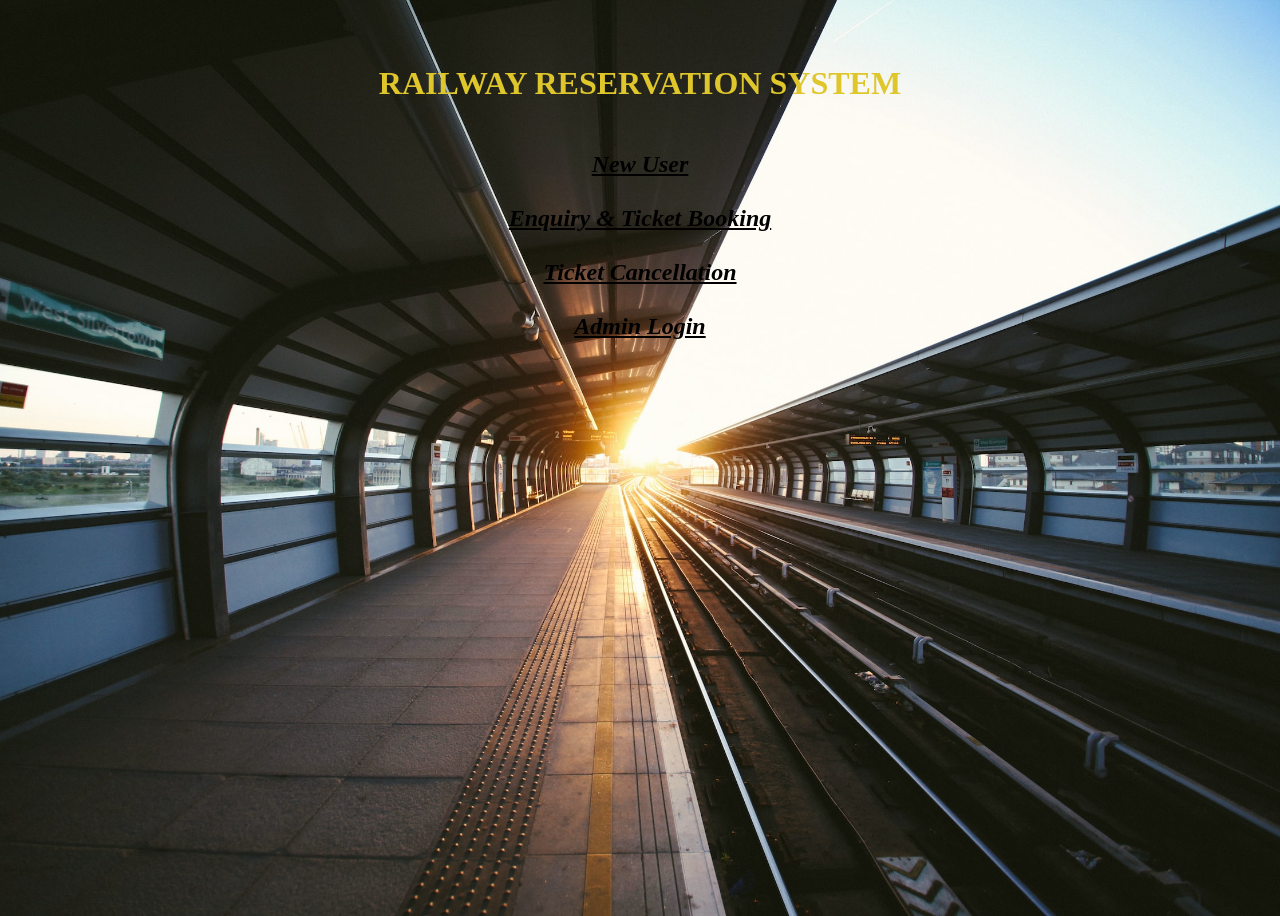
<file: booking system/index.htm>
<html>

<style>
a:link {
    color: rgb(0, 0, 0);
}
a:visited {
   
    color: rgb(102, 189, 211);
}
a:hover {
    position: absolute;
           
  
            font-size: 40px;
            font-family: Arial, Helvetica, sans-serif;
            background: linear-gradient(to right, #f32170,
                    #ff6b08, #cf23cf, #eedd44);
            -webkit-text-fill-color: transparent;
            -webkit-background-clip: text;
   
}
a:active {
    color: blue;
}

</style>

<head>
<br><br>
  <title>RAILWAY RESERVATION SYSTEM</title>
</head>
<body style=" background-image: url(train.jpg);
    height: 100%; 
    background-position: center;
    background-repeat: no-repeat;
    background-size: cover;" >
<div align="CENTER" >
<h1 style="color: hsl(52, 73%, 52%);">RAILWAY RESERVATION SYSTEM</h1>
<div>
<h2 style="font-style: italic;"><br><a href="http://localhost/railway/new_user_form.html">New User </a><br>
<br><a href="http://localhost/railway/enquiry.php" >Enquiry & Ticket Booking </a><br>
<br><a href="http://localhost/railway/user_login.htm">Ticket Cancellation </a><br>
<br><a href="http://localhost/railway/admin_login.htm">Admin Login </a><br></h2>
</div>
</div>
</body> 
</html>
</file>
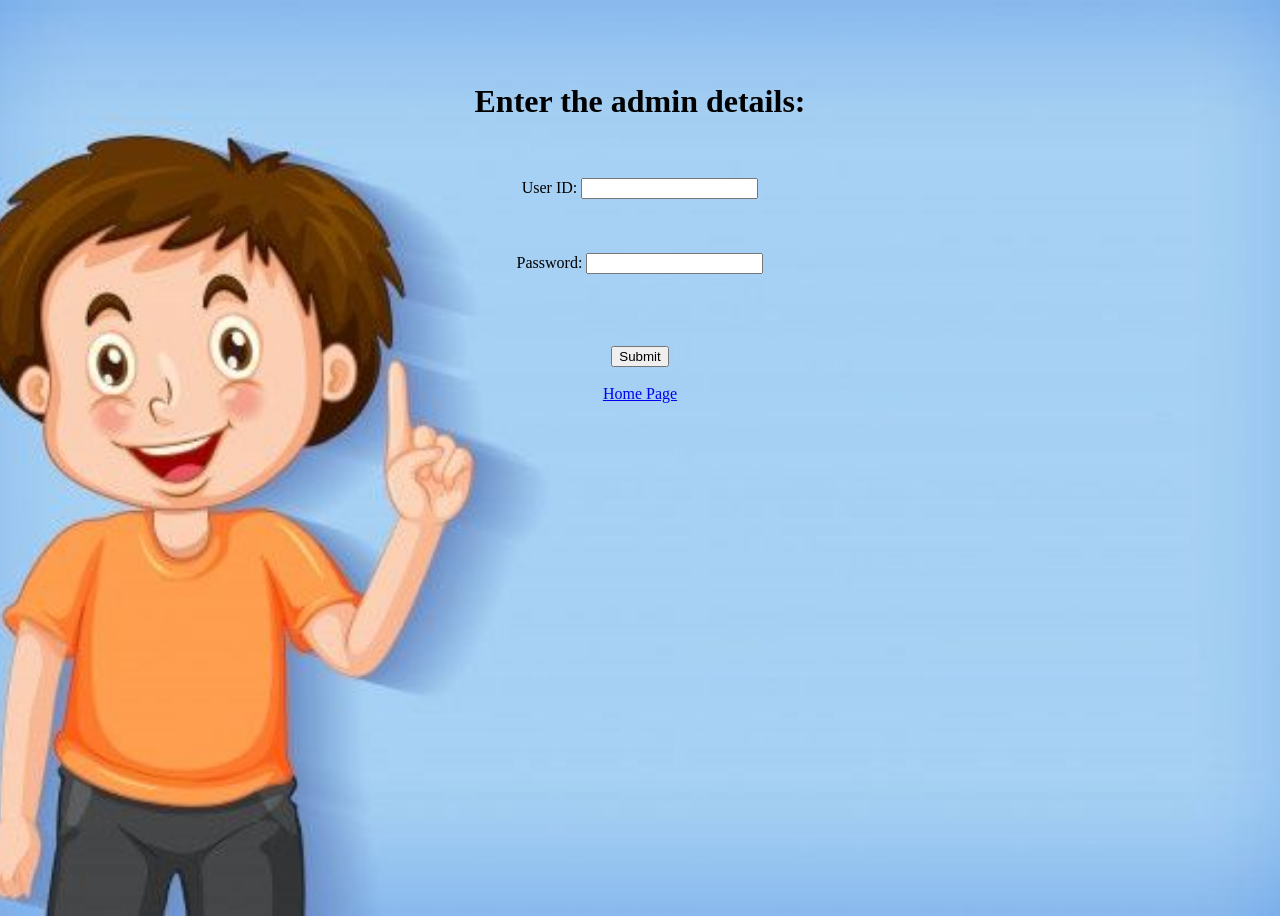
<file: booking system/admin_login.htm>
<html>
<body style=" background-image: url(userlogin.jpg);
    height: 100%; 
    background-position: center;
    background-repeat: no-repeat;
    background-size: cover;" >

<form action="admin_login.php" method="post">
<div align="center"><br><br><br>
<center><h1>	Enter the admin details: </h1><br><br>
User ID: <input type="text" name="uid" required><br><br><br><br>
Password: <input type="password" name="password" required><br><br><br><br><br>
<input type="submit">

<br><br><a href="index.htm">Home Page</a></center>

</div>
</form>
</body>
</html>
</file>
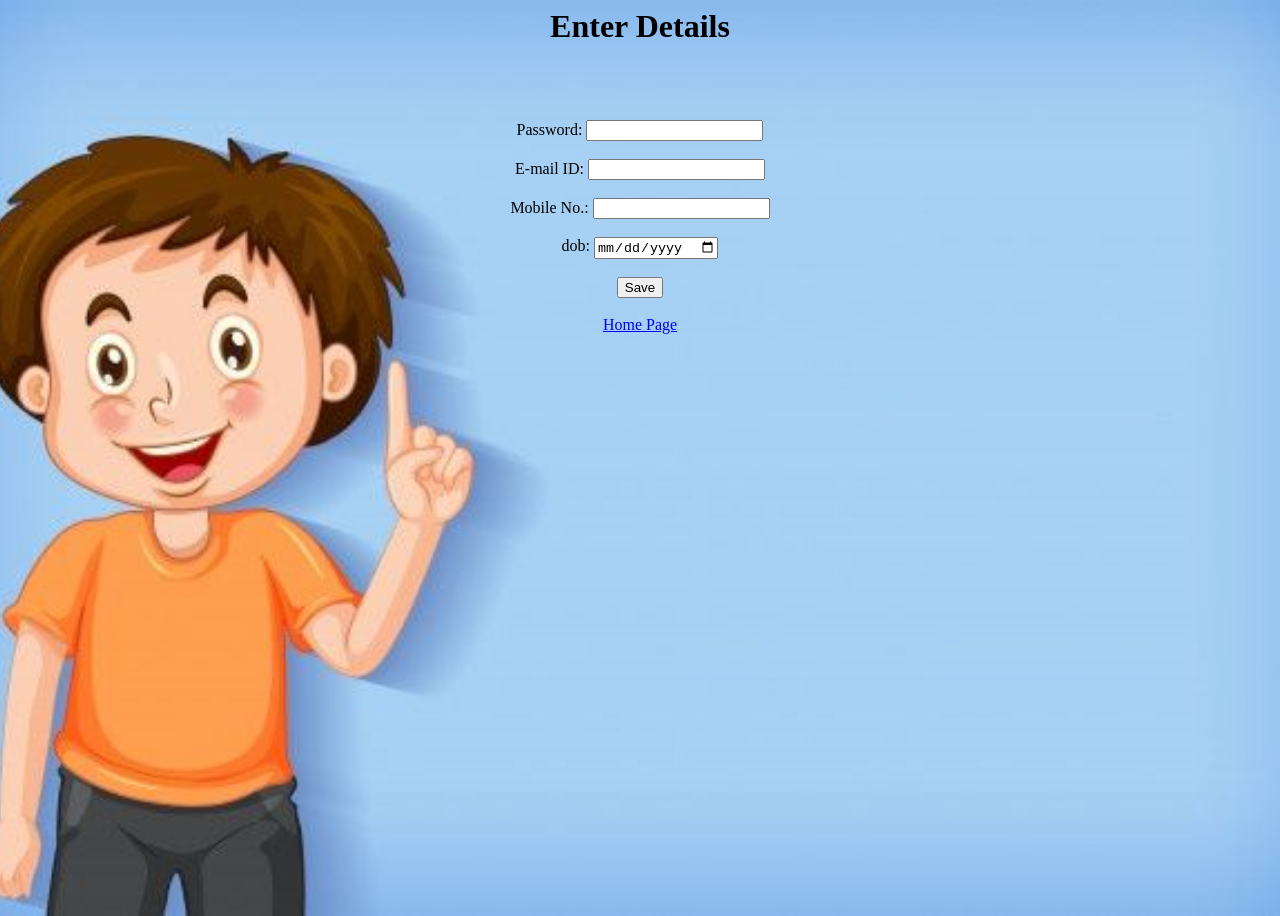
<file: booking system/new_user_form.html>
<html>
<body style=" background-image: url(userlogin.jpg);
    height: 100%; 
    background-position: center;
    background-repeat: no-repeat;
    background-size: cover;" >

<form action="new_user_form.php" method="post">
<div align="center">
 <h1>Enter Details</h1><br><br><br>
Password: <input type="password" name="password" required><br><br>
E-mail ID: <input type="text" name="emailid" required><br><br>
Mobile No.: <input type="text" name="mobileno" required><br><br>
dob: <input type="date" name="dob" required><br><br>

<input type="submit" value="Save"><br><br>

<a href="index.htm">Home Page</a>
</div>
</form>

</body>
</html>
</file>
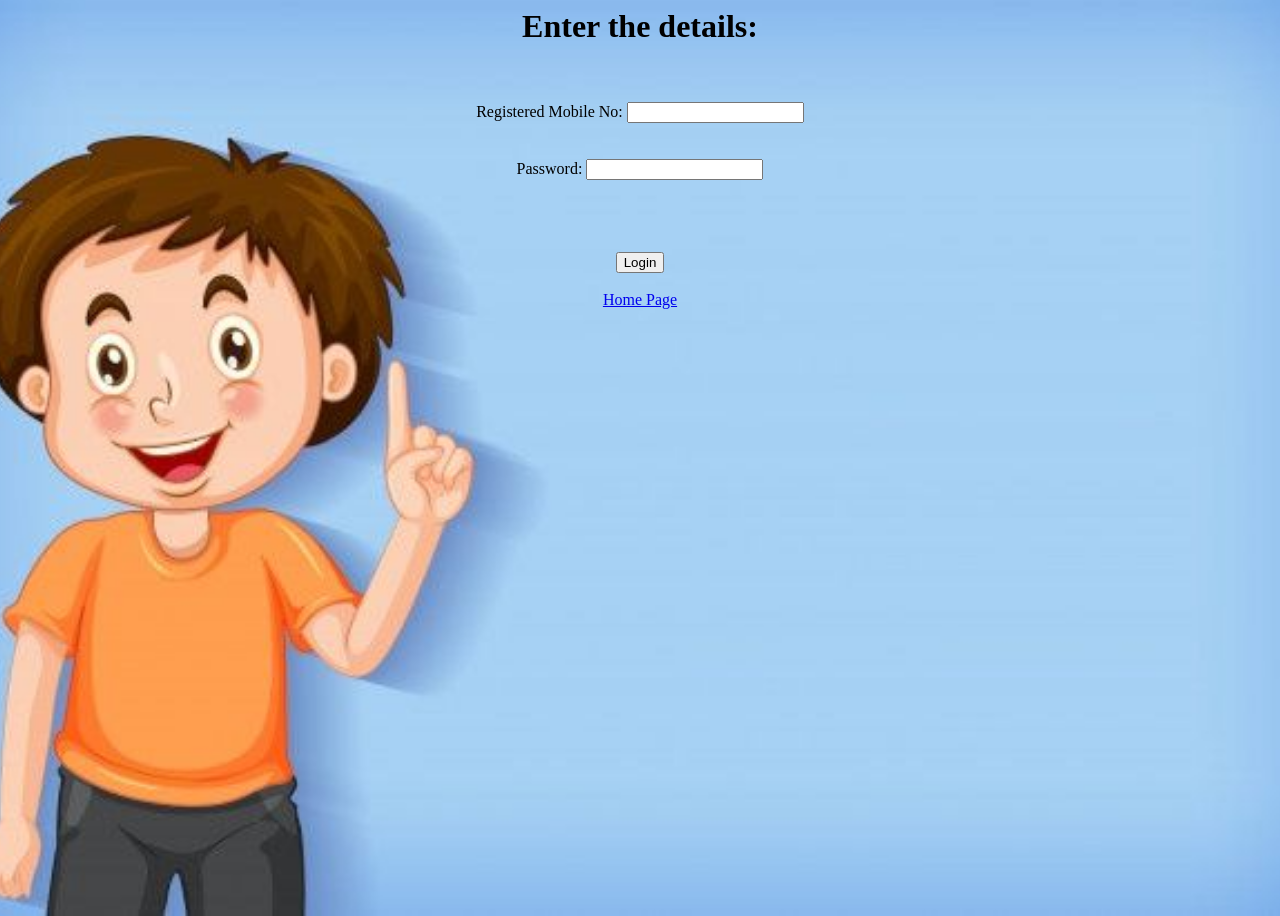
<file: booking system/user_login.htm>
<html>
<body style=" background-image: url(userlogin.jpg);
    height: 100%; 
    background-position: center;
    background-repeat: no-repeat;
    background-size: cover;" >

<form action="user_login.php" method="post">
<div align="center">
<h1>Enter the details:</h1><br><br>
<center>Registered Mobile No: <input type="text" name="mno" required><br><br><br>
Password: <input type="password" name="password" required><br><br><br><br><br>

<input type="submit" value="Login">



<br><br><a href="index.htm">Home Page</a></center>


</div>
</form>

</body>
</html>
</file>
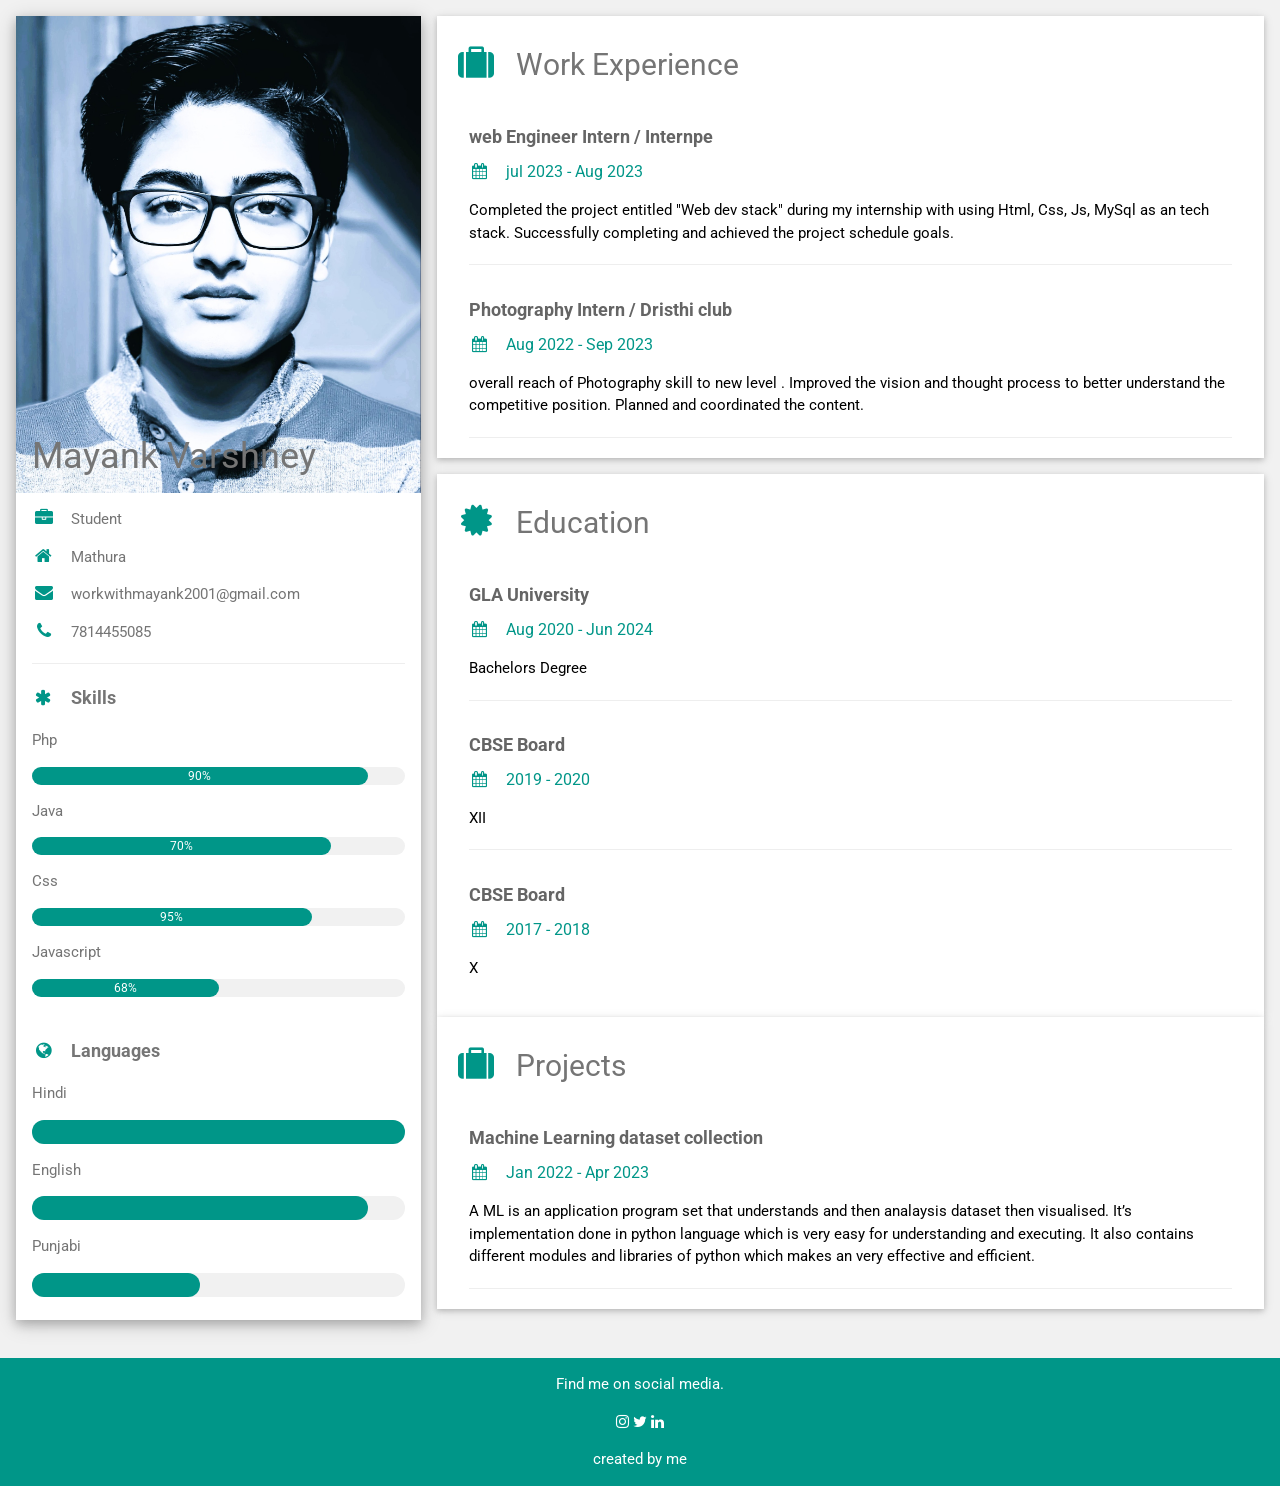
<file: portfolio/portfolio.html>
<!DOCTYPE html>
<html>
<head>
<title>My Portfolio </title>
<meta charset="UTF-8">
<meta name="viewport" content="width=device-width, initial-scale=1">
<link rel="stylesheet" href="https://www.w3schools.com/w3css/4/w3.css">
<link rel='stylesheet' href='https://fonts.googleapis.com/css?family=Roboto'>
<link rel="stylesheet" href="https://cdnjs.cloudflare.com/ajax/libs/font-awesome/4.7.0/css/font-awesome.min.css">
<style>
html,body,h1,h2,h3,h4,h5,h6 {font-family: "Roboto", sans-serif}
</style>
</head>
<body class="w3-light-grey">


<div class="w3-content w3-margin-top" style="max-width:1400px;">

  
  <div class="w3-row-padding">
  
    
    <div class="w3-third">
    
      <div class="w3-white w3-text-grey w3-card-4">
        <div class="w3-display-container">
          <img src="me.jpg" style="width:100%" alt="Avatar">
          <div class="w3-display-bottomleft w3-container w3-text-theme">
            <h1>Mayank Varshney</h1>
          </div>
        </div>
        <div class="w3-container">
          <p><i class="fa fa-briefcase fa-fw w3-margin-right w3-large w3-text-teal"></i>Student</p>
          <p><i class="fa fa-home fa-fw w3-margin-right w3-large w3-text-teal"></i>Mathura</p>
          <p><i class="fa fa-envelope fa-fw w3-margin-right w3-large w3-text-teal"></i>workwithmayank2001@gmail.com</p>
          <p><i class="fa fa-phone fa-fw w3-margin-right w3-large w3-text-teal"></i>7814455085</p>
          <hr>

          <p class="w3-large"><b><i class="fa fa-asterisk fa-fw w3-margin-right w3-text-teal"></i>Skills</b></p>
          <p>Php</p>
          <div class="w3-light-grey w3-round-xlarge w3-small">
            <div class="w3-container w3-center w3-round-xlarge w3-teal" style="width:90%">90%</div>
          </div>
          <p>Java</p>
          <div class="w3-light-grey w3-round-xlarge w3-small">
            <div class="w3-container w3-center w3-round-xlarge w3-teal" style="width:80%">
              <div class="w3-center w3-text-white">70%</div>
            </div>
          </div>
          <p>Css</p>
          <div class="w3-light-grey w3-round-xlarge w3-small">
            <div class="w3-container w3-center w3-round-xlarge w3-teal" style="width:75%">95%</div>
          </div>
          <p>Javascript</p>
          <div class="w3-light-grey w3-round-xlarge w3-small">
            <div class="w3-container w3-center w3-round-xlarge w3-teal" style="width:50%">68%</div>
          </div>
          <br>

          <p class="w3-large w3-text-theme"><b><i class="fa fa-globe fa-fw w3-margin-right w3-text-teal"></i>Languages</b></p>
          <p>Hindi</p>
          <div class="w3-light-grey w3-round-xlarge">
            <div class="w3-round-xlarge w3-teal" style="height:24px;width:100%"></div>
          </div>
          <p>English</p>
          <div class="w3-light-grey w3-round-xlarge">
            <div class="w3-round-xlarge w3-teal" style="height:24px;width:90%"></div>
          </div>
          <p>Punjabi</p>
          <div class="w3-light-grey w3-round-xlarge">
            <div class="w3-round-xlarge w3-teal" style="height:24px;width:45%"></div>
          </div>
          <br>
        </div>
      </div><br>

   
    </div>

    
    <div class="w3-twothird">
    
      <div class="w3-container w3-card w3-white w3-margin-bottom">
        <h2 class="w3-text-grey w3-padding-16"><i class="fa fa-suitcase fa-fw w3-margin-right w3-xxlarge w3-text-teal"></i>Work Experience</h2>
        <div class="w3-container">
          <h5 class="w3-opacity"><b>web Engineer Intern / Internpe</b></h5>
          <h6 class="w3-text-teal"><i class="fa fa-calendar fa-fw w3-margin-right"></i>jul 2023 - Aug 2023</h6>
          <p>Completed the project entitled "Web dev stack" during my internship with using Html, Css, Js, MySql as an tech stack. Successfully  completing  and achieved the project schedule goals. </p>
          <hr>
        </div>
        <div class="w3-container">
          <h5 class="w3-opacity"><b>Photography Intern / Dristhi club </b></h5>
          <h6 class="w3-text-teal"><i class="fa fa-calendar fa-fw w3-margin-right"></i>Aug 2022 - Sep 2023</h6>
          <p> overall reach of Photography skill to new level . Improved the vision and thought process to better understand the competitive position. Planned and coordinated the content.</p>
          <hr>
        </div>
      </div>

      <div class="w3-container w3-card w3-white">
        <h2 class="w3-text-grey w3-padding-16"><i class="fa fa-certificate fa-fw w3-margin-right w3-xxlarge w3-text-teal"></i>Education</h2>
        <div class="w3-container">
          <h5 class="w3-opacity"><b>GLA University</b></h5>
          <h6 class="w3-text-teal"><i class="fa fa-calendar fa-fw w3-margin-right"></i>Aug 2020 - Jun 2024</h6>
          <p>Bachelors Degree</p>
          <hr>
        </div>
        <div class="w3-container">
          <h5 class="w3-opacity"><b>CBSE Board</b></h5>
          <h6 class="w3-text-teal"><i class="fa fa-calendar fa-fw w3-margin-right"></i>2019 - 2020</h6>
          <p>XII</p>
          <hr>
        </div>
        <div class="w3-container">
          <h5 class="w3-opacity"><b>CBSE Board</b></h5>
          <h6 class="w3-text-teal"><i class="fa fa-calendar fa-fw w3-margin-right"></i>2017 - 2018</h6>
          <p>X</p><br>
        </div>
      </div>
    
      <div class="w3-container w3-card w3-white w3-margin-bottom">
        <h2 class="w3-text-grey w3-padding-16"><i class="fa fa-suitcase fa-fw w3-margin-right w3-xxlarge w3-text-teal"></i>Projects</h2>
        <div class="w3-container">
          <h5 class="w3-opacity"><b>Machine Learning dataset collection</b></h5>
          <h6 class="w3-text-teal"><i class="fa fa-calendar fa-fw w3-margin-right"></i>Jan 2022 - Apr 2023</h6>
          <p>A ML is an application program set that understands  and then analaysis dataset then visualised. It’s implementation done in python language which is very easy for understanding and executing. It also contains different modules and libraries of python which makes an very effective and efficient.</p>
          <hr>
        </div>
      

    
    </div>
    
  
  </div>
  
  
</div>

<footer class="w3-container w3-teal w3-center w3-margin-top">
  <p>Find me on social media.</p>
  <i class="fa fa-instagram w3-hover-opacity"></i>
  <i class="fa fa-twitter w3-hover-opacity"></i>
  <i class="fa fa-linkedin w3-hover-opacity"></i>
  <p> created by me</a></p>
</footer>

</body>
</html>
</file>
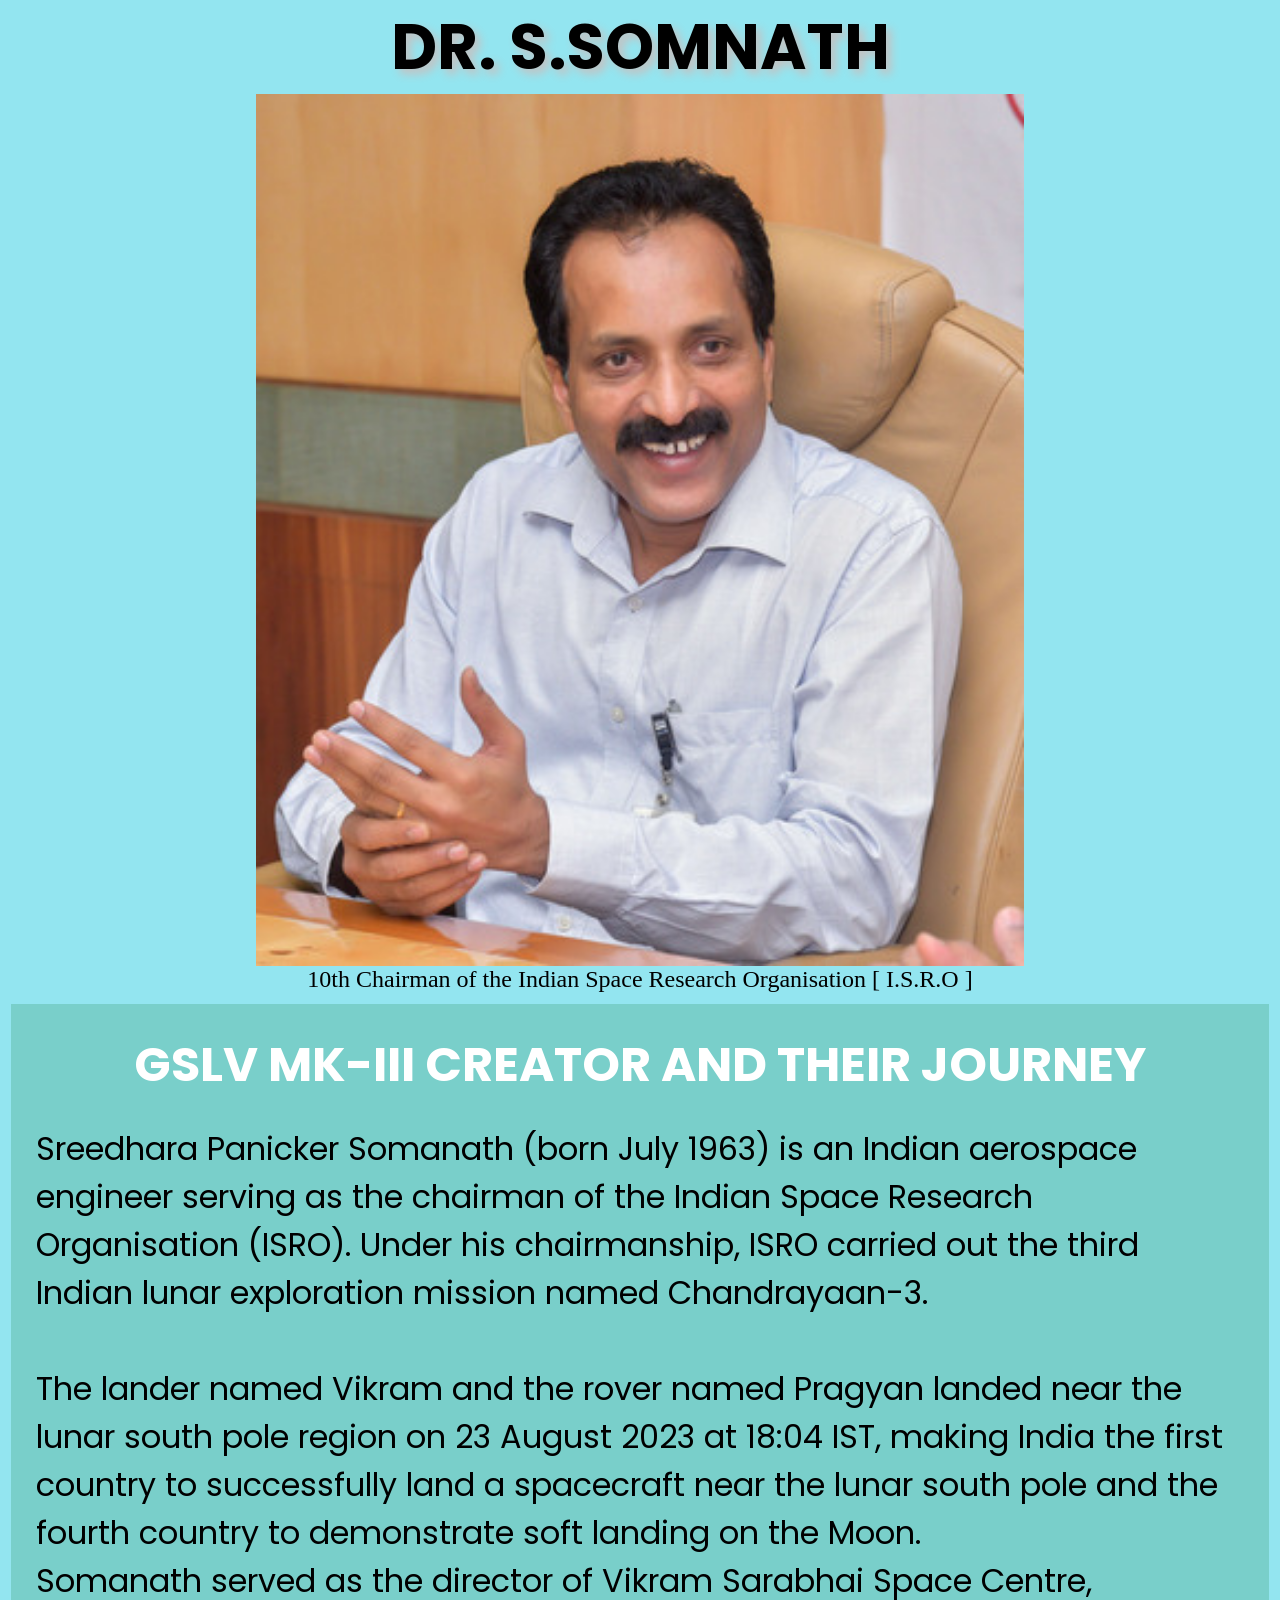
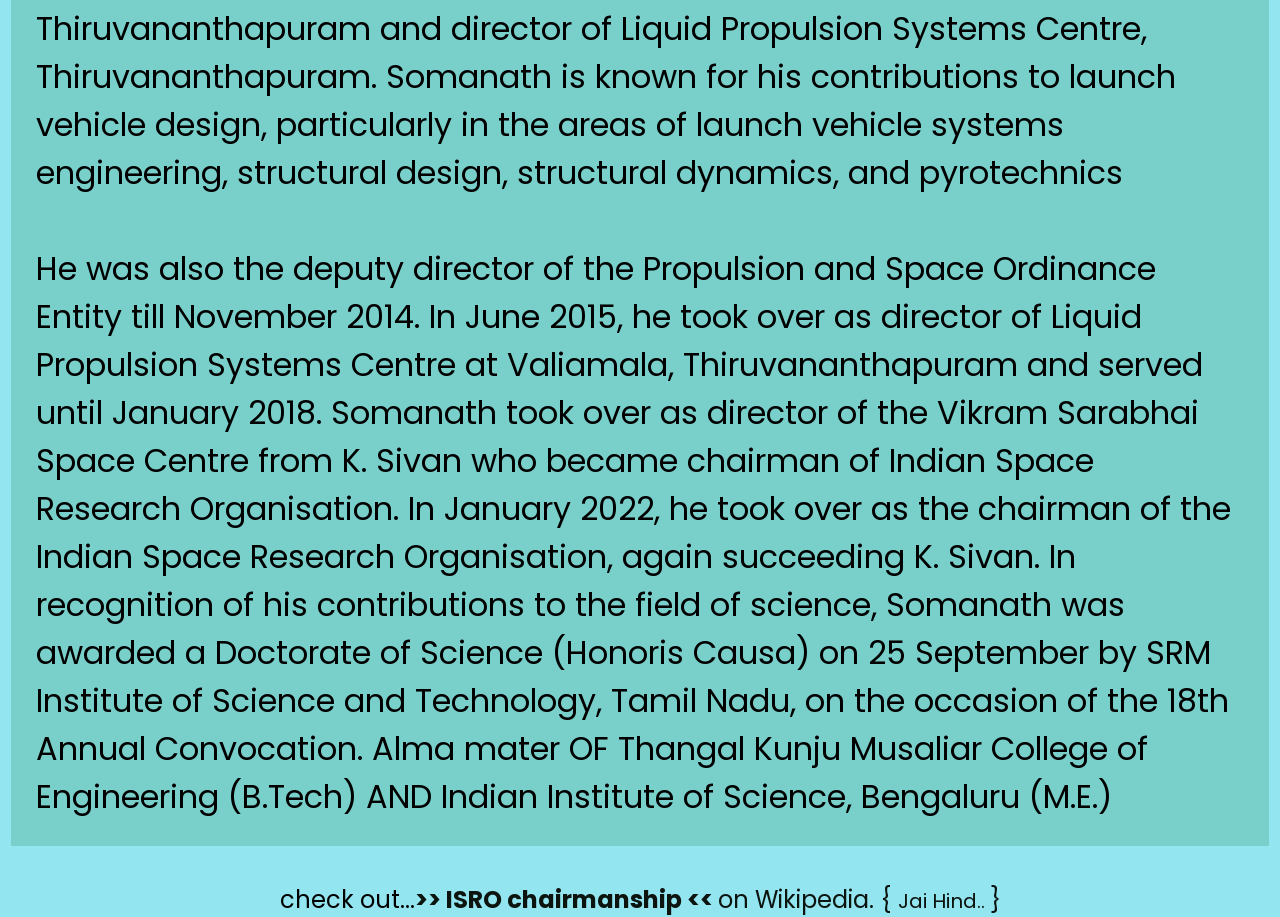
<file: tribute page for ISRO/isrosciencist.html>
<!DOCTYPE html>
<html lang="en">
<head>
    <meta charset="UTF-8">
    <meta http-equiv="X-UA-Compatible" content="IE=edge">
    <meta name="viewport" content="width=device-width, initial-scale=1.0">
    <title>DR. S.SOMNATH </title>
    <link rel="stylesheet" href="style.css">
    <link rel="preconnect" href="https://fonts.googleapis.com">
<link rel="preconnect" href="https://fonts.gstatic.com" crossorigin>
<link href="https://fonts.googleapis.com/css2?family=Poppins&display=swap" rel="stylesheet">
</head>
<body>
	<main id="main">
		<h1 id="title">
			DR. S.SOMNATH
		</h1>
		<div id="img">
			<img src="Dr.-Somnath-Panicker.jpg" id="image"
				alt="Error Loading Image">
			<small id="caption">
				10th Chairman of the Indian Space Research Organisation [ I.S.R.O ]
			</small>
		</div>
		<div id="tribute-data">
			<h1 class="title">
				GSLV MK-III CREATOR AND THEIR JOURNEY
			</h1>
            <p id="tribute-info">Sreedhara Panicker Somanath (born July 1963) is an Indian aerospace engineer serving as the chairman of the Indian Space Research Organisation (ISRO). Under his chairmanship, ISRO carried out the third Indian lunar exploration mission named Chandrayaan-3.<br> </br>
				The lander named Vikram and the rover named Pragyan landed near the lunar south pole region on 23 August 2023 at 18:04 IST, making India the first country to successfully land a spacecraft near the lunar south pole and the fourth country to demonstrate soft landing on the Moon.</p>
                <p id="tribute-info">Somanath served as the director of Vikram Sarabhai Space Centre, Thiruvananthapuram and director of Liquid Propulsion Systems Centre, Thiruvananthapuram. Somanath is known for his contributions to launch vehicle design, particularly in the areas of launch vehicle systems engineering, structural design, structural dynamics, and pyrotechnics <br> </br>
					He was also the deputy director of the Propulsion and Space Ordinance Entity till November 2014.
					In June 2015, he took over as director of Liquid Propulsion Systems Centre at Valiamala, Thiruvananthapuram and served until January 2018. Somanath took over as director of the Vikram Sarabhai Space Centre from K. Sivan who became chairman of Indian Space Research Organisation. In January 2022, he took over as the chairman of the Indian Space Research Organisation, again succeeding K. Sivan.					
					In recognition of his contributions to the field of science, Somanath was awarded a Doctorate of Science (Honoris Causa) on 25 September by SRM Institute of Science and Technology, Tamil Nadu, on the occasion of the 18th Annual Convocation. Alma mater	OF Thangal Kunju Musaliar College of Engineering (B.Tech)
					AND Indian Institute of Science, Bengaluru (M.E.)</p>
        </div>
		<br>
        <footer>
		 
		check out...
		<a id="tribute-link" href="https://en.wikipedia.org/wiki/S._Somanath">
			<b> >> ISRO chairmanship << </b> on Wikipedia. {
			<small>Jai Hind.. 
					
		</small>}
    </footer>
	</main>
</body>

</html>
</file>
<file: tribute page for ISRO/style.css>
*{
	margin: 0;
	padding: 0;
	box-sizing: border-box;
	font-family: 'Poppins', sans-serif;
}
body {
	background-color: #93e5f0;	
}
#title {
	text-align: center;
	text-shadow: 5px 5px 10px rgb(198, 193, 193);
	font-size: 7vh;
}
a{
	text-decoration: none;
	color: #2d2b2b;
}
#img{
	display: grid;
	place-items: center;
}
img {
	width: 60%;
}
#caption {
	font-size: 1.5rem;
	text-align: center;
	font-family: Gill Sans;
	color: black;
}
div#tribute-data {
	background-color: rgb(46, 139, 87, 0.25);
	font-family: Georgia;
	padding: 25px 25px;
	margin: 11px;
}
div#tribute-data:hover{
	box-shadow: rgb(36, 44, 54) 0px 20px 30px -10px;
	transition: 1s;
}
#tribute-info{
	font-size: 2rem;
}
h1.title{
	font-size: 3rem;
	color: white;
	text-align: center;
	margin-bottom: 1.5rem;
	font-family: 'Poppins', sans-serif;
}	
#tribute-link {
	text-decoration: none;
	color: rgb(12, 20, 15);
}
footer{
	display: flex;
	justify-content: center;
	font-size: 1.5rem;
}

@media(max-width: 800px){
	#title{
		font-size: 4vh;
	}
	#caption{
		font-size: 0.8rem;
		padding: 1rem;
	}
	h1.title{
		font-size: 1.1rem;
	}
	#tribute-info{
		font-size: 1rem;
	}
	footer{
		padding: 1rem;
		font-size: 1rem;
		flex-direction: column;
	}
	footer a{
		width: 21rem;
	}
	footer a small{
		width: 25rem;
	}
}
</file>
